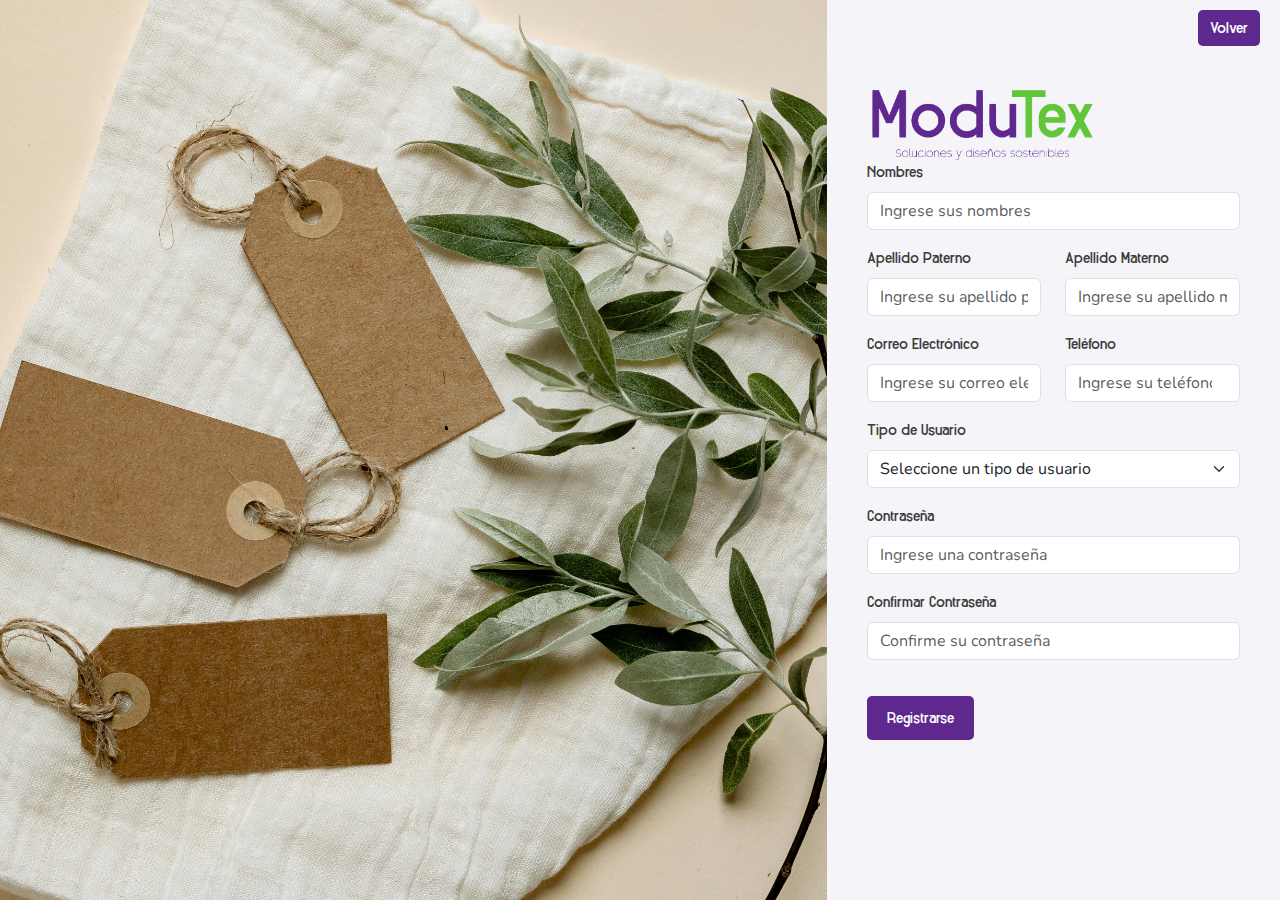
<file: registro.html>
<!DOCTYPE html>
<html lang="es">
<head>
  <meta charset="UTF-8">
  <meta name="viewport" content="width=device-width, initial-scale=1.0">
  <title>Registro de Usuario</title>
  <link href="https://fonts.googleapis.com/css2?family=Nunito:ital,wght@0,200..1000;1,200..1000&display=swap" rel="stylesheet">
  <link href="https://cdn.jsdelivr.net/npm/bootstrap@5.3.0-alpha1/dist/css/bootstrap.min.css" rel="stylesheet">
  <link rel="stylesheet" href="registro.css">
</head>
<body>
  <div class="main-container">
    <div class="left-section">
      <img src="img/lateral-registro.jpg" alt="Imagen lateral" class="img-fluid">
    </div>
    <div class="right-section">
       <img class="logo" id="logo-l" src="./img/Logo - Color.png" alt="">
       <img class="logo" id="logo-s" src="./img/Marca - Color.png" alt="">
      <a href="index.html" class="logout-button btn btn-custom">Volver</a>
      <form>
        <div class="mb-3">
          <label for="nombres" class="form-label">Nombres</label>
          <input type="text" class="form-control" id="nombre" placeholder="Ingrese sus nombres" required>
        </div>
        <div class="row">
          <div class="col-md-6 mb-3">
            <label for="apPat" class="form-label">Apellido Paterno</label>
            <input type="text" class="form-control" id="apPat" placeholder="Ingrese su apellido paterno" required>
          </div>
          <div class="col-md-6 mb-3">
            <label for="apMat" class="form-label">Apellido Materno</label>
            <input type="text" class="form-control" id="apMat" placeholder="Ingrese su apellido materno" required>
          </div>
        </div>
        <div class="row">
          <div class="col-md-6 mb-3">
            <label for="email" class="form-label">Correo Electrónico</label>
            <input type="email" class="form-control" id="email" placeholder="Ingrese su correo electrónico" required>
          </div>
          <div class="col-md-6 mb-3">
            <label for="fonoUser" class="form-label">Teléfono</label>
            <input type="number" class="form-control" id="fonoUser" placeholder="Ingrese su teléfono de contacto" required>
          </div>
        </div>
        <div class="mb-3">
            <label for="tipoTela" class="form-label">Tipo de Usuario</label>
            <select class="form-select" id="tipoTela" required>
              <option selected disabled>Seleccione un tipo de usuario</option>
              <option value="empresa">Empresa</option>
              <option value="particular">Particular</option>
            </select>
          </div>
        <div class="mb-3">
          <label for="password" class="form-label">Contraseña</label>
          <input type="password" class="form-control" id="password" placeholder="Ingrese una contraseña" required>
        </div>
        <div class="mb-3">
          <label for="confirmPassword" class="form-label">Confirmar Contraseña</label>
          <input type="password" class="form-control" id="confirmPassword" placeholder="Confirme su contraseña" required>
        </div>
        <button type="submit" class="btn btn-primary">Registrarse</button>
      </form>
    </div>
  </div>

  <script src="https://cdn.jsdelivr.net/npm/bootstrap@5.3.0-alpha1/dist/js/bootstrap.bundle.min.js"></script>
</body>
</html>
</file>
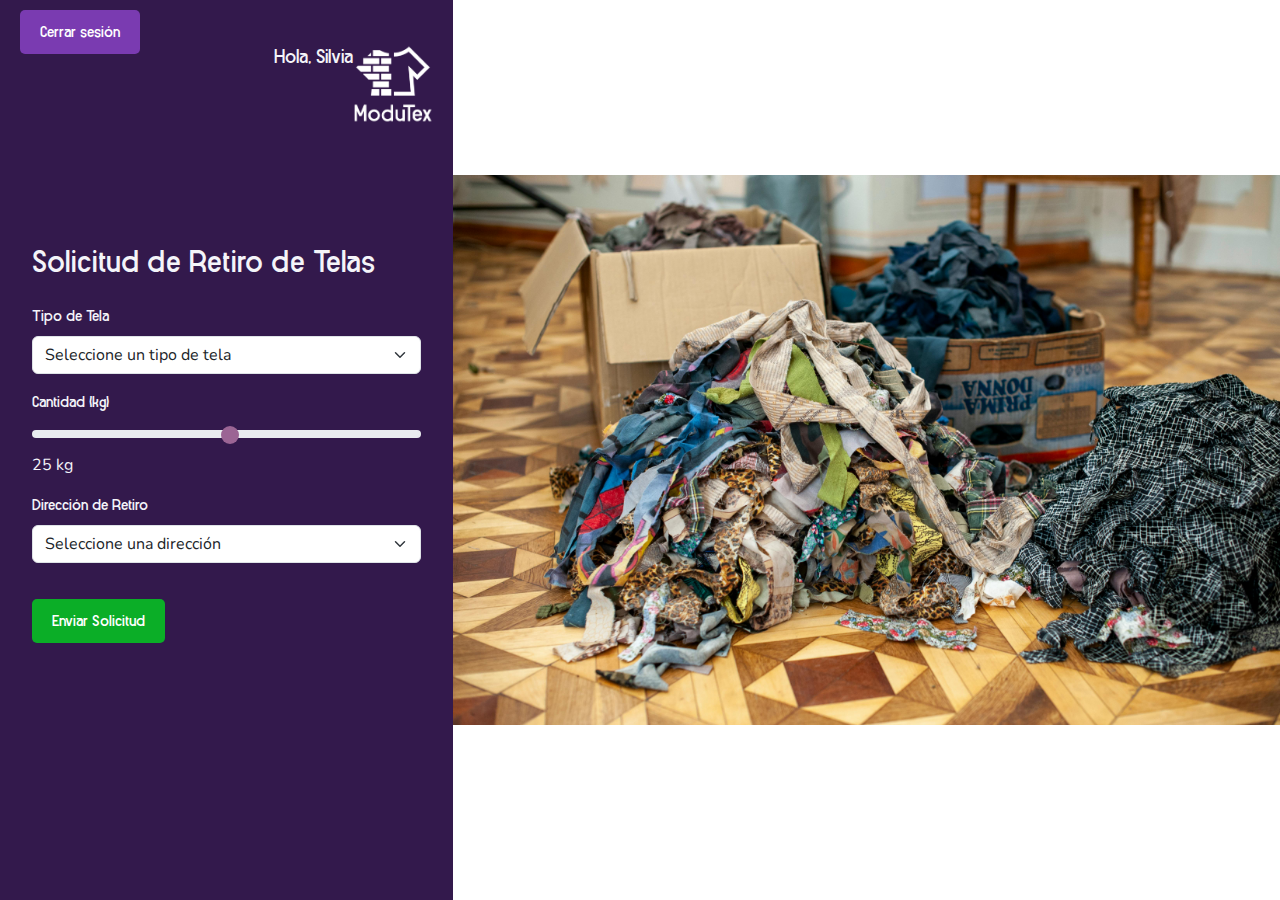
<file: retiro.html>
<!DOCTYPE html>
<html lang="es">
<head>
  <meta charset="UTF-8">
  <meta name="viewport" content="width=device-width, initial-scale=1.0">
  <title>Formulario de Retiro de Telas</title>
  <link rel="preconnect" href="https://fonts.googleapis.com">
  <link rel="preconnect" href="https://fonts.gstatic.com" crossorigin>
  <link href="https://fonts.googleapis.com/css2?family=Nunito:ital,wght@0,200..1000;1,200..1000&display=swap" rel="stylesheet">
  <link href="https://cdn.jsdelivr.net/npm/bootstrap@5.3.0-alpha1/dist/css/bootstrap.min.css" rel="stylesheet">
  <link rel="stylesheet" href="https://cdnjs.cloudflare.com/ajax/libs/font-awesome/5.15.4/css/all.min.css">
  <link rel="stylesheet" href="retiro.css"> <!-- Asegúrate de que la ruta sea correcta -->
</head>
<body>
  <a href="login.html" class="logout-button btn-custom">Cerrar sesión</a>
  
  <div class="main-container">
    <div class="left-section">
      <div class="d-flex justify-content-between align-items-start mt-4">
        <h1 class="saludo">Hola, Silvia</h1>
        <img class="logo" src="./img/Marca - Blanco.png" alt="">
      </div>
      <div class="container mt-5">
        <form>
          <h2 class="mb-4">Solicitud de Retiro de Telas</h2>
          <div class="mb-3">
            <label for="tipoTela" class="form-label">Tipo de Tela</label>
            <select class="form-select" id="tipoTela" required>
              <option selected disabled>Seleccione un tipo de tela</option>
              <option value="algodon">Algodón</option>
              <option value="poliester">Poliéster</option>
              <option value="seda">Seda</option>
              <option value="lana">Lana</option>
              <option value="otro">Otro</option>
            </select>
          </div>
          <div class="mb-3">
            <label for="cantidad" class="form-label">Cantidad (kg)</label>
            <input type="range" class="form-range" min="1" max="50" id="cantidad" oninput="document.getElementById('sliderValue').textContent = this.value">
            <p class="slider-value"><span id="sliderValue">25</span> kg</p>
          </div>
          <div class="mb-3">
            <label for="direccionRetiro" class="form-label">Dirección de Retiro</label>
            <select class="form-select" id="direccionRetiro" required>
              <option selected disabled>Seleccione una dirección</option>
              <option value="almacen1">Almacén Central</option>
              <option value="almacen2">Sucursal Norte</option>
              <option value="almacen3">Sucursal Sur</option>
            </select>
          </div>
          <button type="submit" class="btn btn-primary">Enviar Solicitud</button>
        </form>
      </div>
    </div>
    <div class="right-section">
      <img src="img/lateral-retiro.jpg" class="img-fluid">
    </div>
  </div>

  <script src="https://cdn.jsdelivr.net/npm/bootstrap@5.3.0-alpha1/dist/js/bootstrap.bundle.min.js"></script>
</body>
</html>
</file>
<file: registro.css>
@font-face {
    font-family: 'Canada'; /* Nombre que le darás a la fuente */
    src: url('./assets/Canada.otf') format('truetype'); /* Ajusta la ruta según donde hayas guardado la fuente */
    font-weight: normal; /* Ajusta según el peso de la fuente */
    font-style: normal; /* Ajusta según el estilo de la fuente */
}

body {
    display: flex;
    height: 100vh;
    margin: 0;
    font-family: 'Nunito', sans-serif;
    color: #3C3C3C;
}

.logo{
    max-height: 100px;
    position: absolute;
    top: 70px;
    padding-left: 20px;
    
}

#logo-s {
    display: none;
}

h1{
    font-size: 25px;
}
  
.main-container {
    display: flex;
    flex: 1;
    background-color: #F4F4F9; 
}
  
.left-section {
    flex: 2;
}

.right-section {
    flex: 1;
    padding: 20px;
    display: flex;
    flex-direction: column;
    justify-content: center;
}
    
form {
    width: 100%;
    padding: 20px;
}

form label{
    font-family: 'Canada', sans-serif;
}

.left-section img {
    height: 100vh;
    width: 100%;
    object-fit: cover;
}


a.logout-button {
    position: absolute;
    top: 10px;
    right: 20px;
    background-color: #5F288F;
    color: white;
    border-radius: 5px;
    text-decoration: none;
    border: none;
    font-family: 'Canada', sans-serif;
}

a.logout-button:hover {
    background-color: #14c532;
}

.btn-primary {
    background-color: #5F288F;
    color: white;
    border: none;
    padding: 10px 20px;
    border-radius: 5px;
    margin-top: 20px;
    font-family: 'Canada', sans-serif;
}

.btn-primary:hover {
    background-color: #14c532;
}

@media (max-width: 1000px) {
    .main-container {
        flex-direction: column;
    }

    .left-section img {
        height: 50vh;
        filter: brightness(0.7);
    }

    #logo-l{
        display: none;
    }

    #logo-s {
        display: block;
    }
}


@media (max-width: 768px) {
    .main-container {
        flex-direction: column;
    }

    .left-section img {
        height: 40vh;
        filter: brightness(0.7);
    }

    #logo-l{
        display: none;
    }

    #logo-s {
        display: block;
    }

    .main-container button{
        text-align: center;
        align-items: center;
    }
}
</file>
<file: retiro.css>
@font-face {
    font-family: 'Canada';
    src: url('./assets/Canada.otf') format('truetype'); /* Ajusta la ruta según donde hayas guardado la fuente */
    font-weight: normal;
    font-style: normal;
}

body {
    display: flex;
    height: 100vh;
    margin: 0;
    font-family: 'Nunito', sans-serif;
    color: #F4F4F9;
}

h1, h2 {
    font-family: 'Canada', sans-serif;
}

form {
    padding-top: 70px;
}

form label {
    font-family: 'Canada', sans-serif;
}

.input-group .form-control {
    max-width: 100px; /* Ajusta el ancho del input manual */
}

.logo {
    max-height: 80px;
    margin-left: auto; /* Asegura que el logo se alinee a la derecha */

}

.main-container {
    display: flex;
    flex: 1;
}

.left-section {
    position: relative; /* Necesario para que el pseudo-elemento funcione */
    flex: 1;
    padding: 20px;
    display: flex;
    flex-direction: column;
    justify-content: flex-start;
    align-items: flex-end;
    text-align: left;
    background-color: rebeccapurple; /* Color base */
    color: #F4F4F9;
    overflow: hidden; /* Evita que el pseudo-elemento se salga del contenedor */
}

.left-section::before {
    content: ''; /* Obligatorio para pseudo-elementos */
    position: absolute;
    top: 0;
    left: 0;
    width: 100%;
    height: 100%;
    background-color: black; /* Color oscuro */
    opacity: 0.5; /* Ajusta la opacidad para oscurecer */
    z-index: 1; /* Asegúrate de que la capa oscura esté detrás del contenido */
}

.left-section * {
    position: relative; /* Mantén el contenido por encima de la capa oscura */
    z-index: 2;
}


.saludo {
    font-size: 20px;
    padding-bottom: 10px;
}

.right-section {
    flex: 2;
    display: flex;
    justify-content: center; /* Centra la imagen horizontalmente */
    align-items: center; /* Centra la imagen verticalmente */
}

.right-section * {
    position: relative;
    z-index: 2;
}

.right-section img {
    max-height: 100vh; /* Limita la altura máxima de la imagen */
    width: 100%; /* Asegura que la imagen ocupe todo el ancho */
    object-fit: contain; /* Asegura que la imagen se ajuste sin distorsión */
}

a.logout-button {
    position: absolute;
    top: 10px;
    left: 20px;
    background-color: #7a3bb1;
    color: white;
    border-radius: 5px;
    text-decoration: none;
    border: none;
    font-family: 'Canada', sans-serif;
    padding: 10px 20px;
    border-radius: 5px;
    z-index: 9999999;
}

a.logout-button:hover {
    background-color: #14c532;
}

.btn-primary {
    background-color: #0bae27;
    color: white;
    border: none;
    padding: 10px 20px;
    border-radius: 5px;
    margin-top: 20px;
    font-family: 'Canada', sans-serif;
}
/* Estilo para el botón deshabilitado */
button:disabled {
    background-color: #5f288f; /* Morado oscuro */
    color: #ffffff; /* Texto blanco para mejor contraste */
    cursor: not-allowed; /* Cambia el cursor para indicar que está deshabilitado */
    opacity: 0.7; /* Añade un efecto visual para destacar que está inactivo */
}

.btn-primary:hover {
    background-color: #0d8823;
}

/* Barra de rango */

input[type="range"]::-webkit-slider-thumb {
    -webkit-appearance: none;
    appearance: none;
    width: 18px;
    height: 18px;
    background-color: #9b6594; 
    border-radius: 50%;
    cursor: pointer;
}

input[type="range"]::-webkit-slider-thumb:active {
    transform: scale(1.2);
    background-color: #c99fc3; 
}

/* Responsivo */

@media (max-width: 1000px) {
    .main-container {
        flex-direction: column;
    }

    form {
        padding: 0;
    }
    
    .logo {
        padding-top: 20px;
    }

    .right-section img {
        margin-top: 70px;
        height: 80vh;
    }
}

@media (max-width: 768px) {
    .main-container {
        flex-direction: column;
    }

    .right-section img {
        height: 40vh;
        margin-top: 70px;

    }
}
</file>
